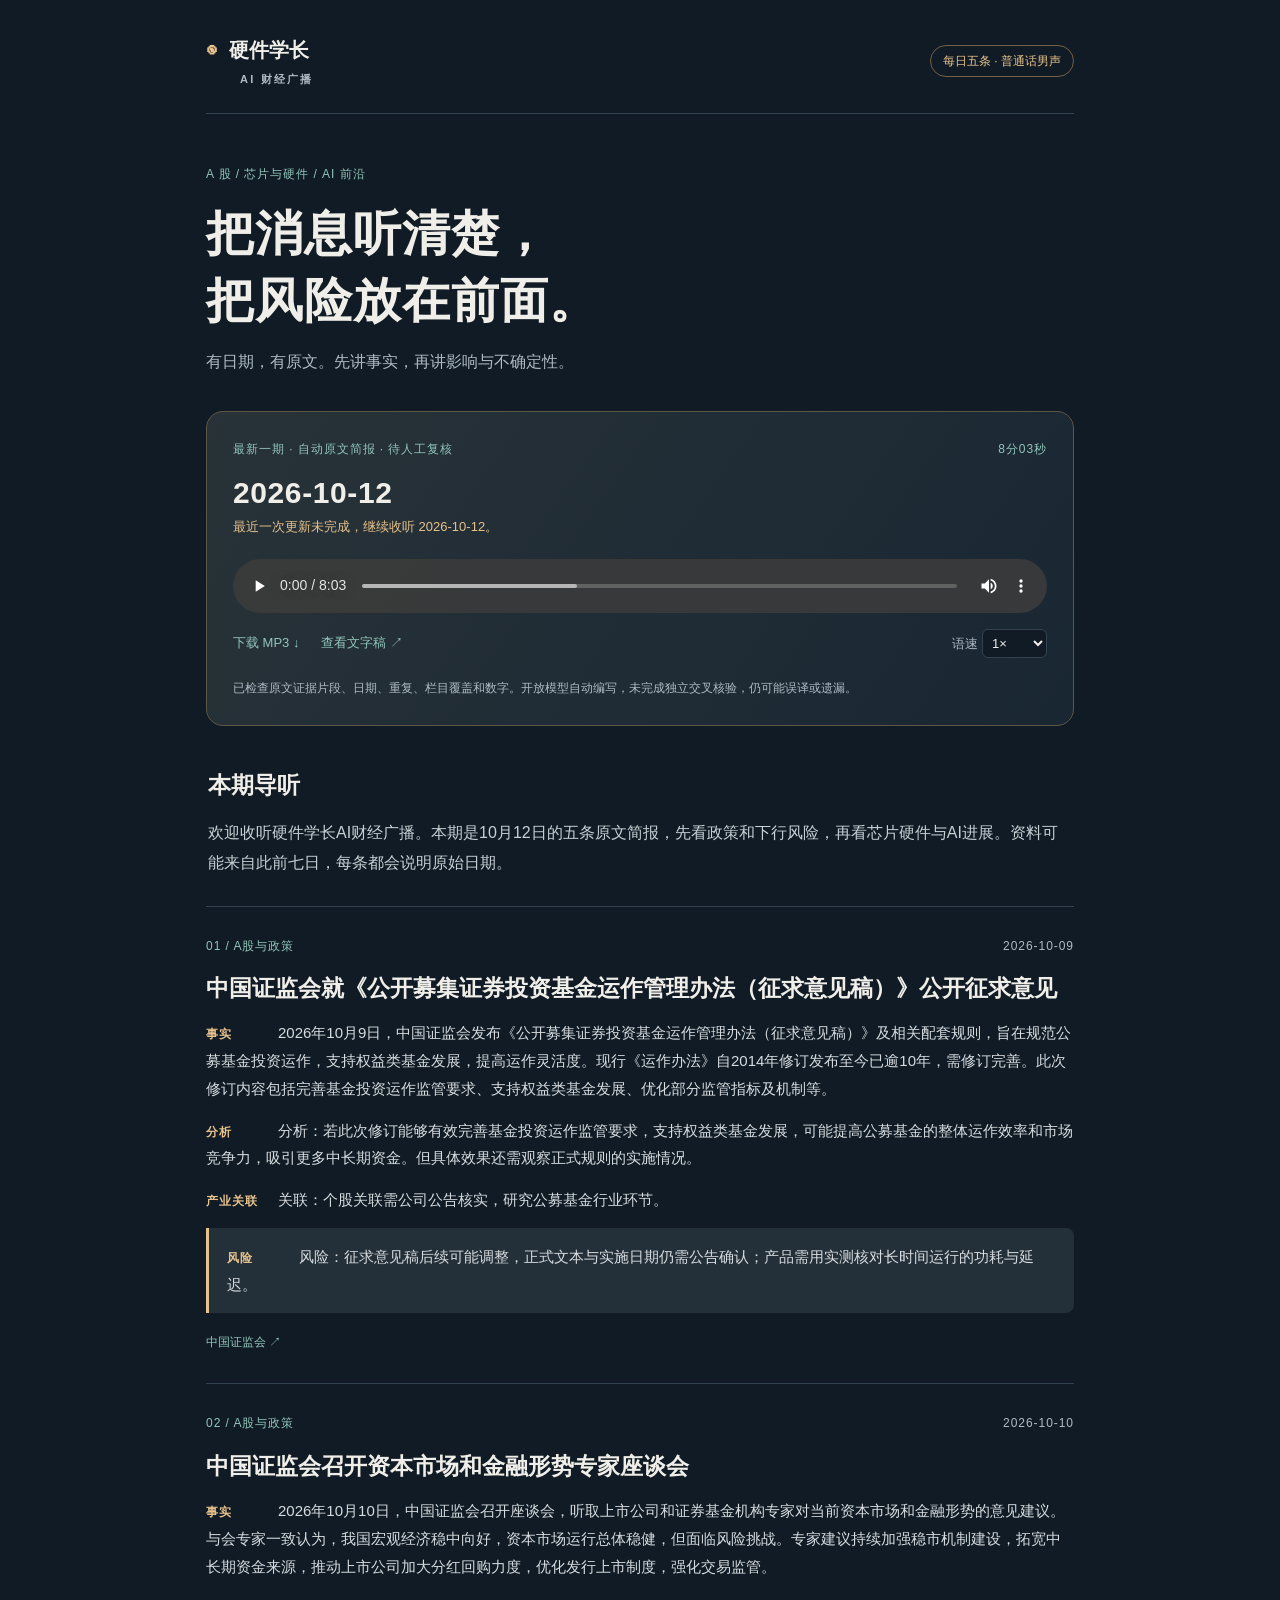
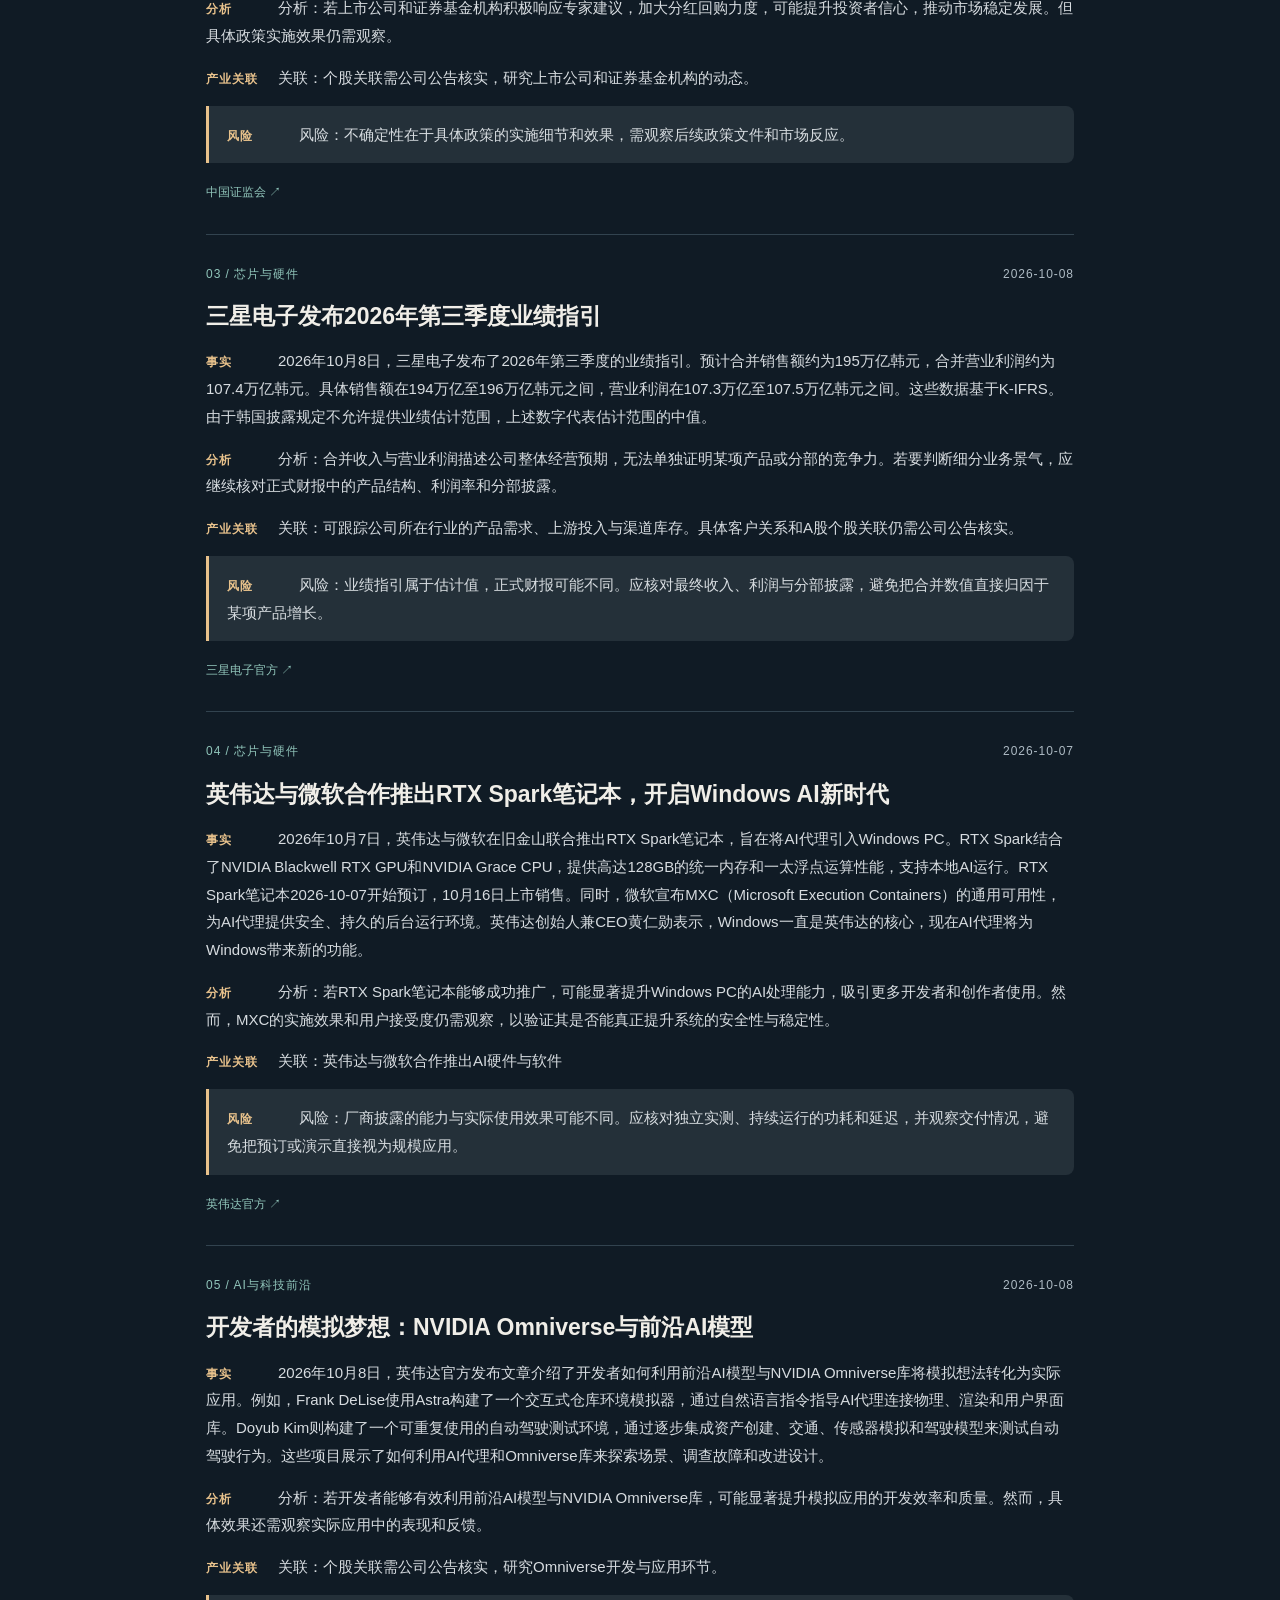
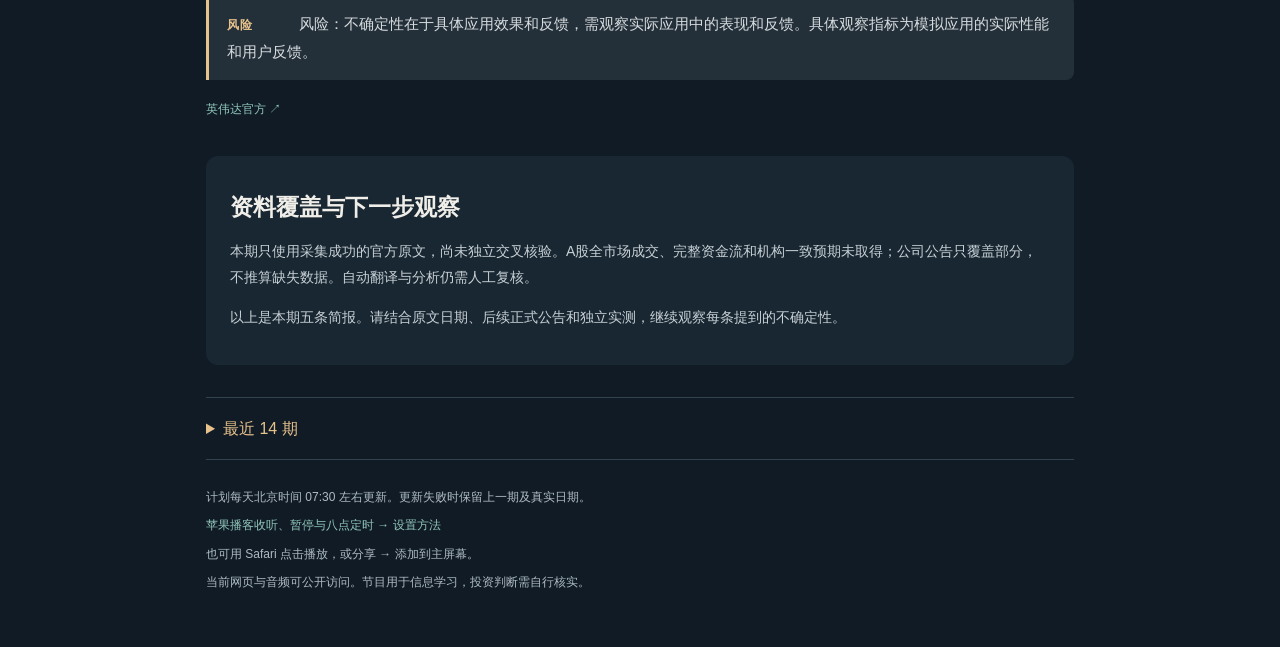
<file: site/index.html>
<!doctype html>
<html lang="zh-CN"><head><meta charset="utf-8"><meta name="viewport" content="width=device-width, initial-scale=1, viewport-fit=cover"><meta name="theme-color" content="#101b25"><meta name="apple-mobile-web-app-capable" content="yes"><title>硬件学长 · AI财经广播</title><link rel="icon" href="icon.svg" type="image/svg+xml"><link rel="manifest" href="manifest.webmanifest"><link rel="stylesheet" href="style.css"></head>
<body><main><header><a class="brand" href="./"><span class="mark">◉</span> 硬件学长<span class="small">AI 财经广播</span></a><span class="pill">每日五条 · 普通话男声</span></header>
<section class="hero"><div class="eyebrow">A 股 / 芯片与硬件 / AI 前沿</div><h1>把消息听清楚，<br>把风险放在前面。</h1><p class="lead">有日期，有原文。先讲事实，再讲影响与不确定性。</p></section>
<section class="player"><div class="eyebrow"><span>最新一期 · 自动原文简报 · 待人工复核</span><span>8分03秒</span></div><h2 id="episode-date">2026-10-12</h2><p id="freshness" role="status">以本期日期为准</p><audio id="radio" controls preload="metadata" playsinline src="audio/2026-10-12-4e68185da0.mp3">浏览器不支持播放，请下载音频。</audio><div class="play-actions"><a href="audio/2026-10-12-4e68185da0.mp3" download>下载 MP3 ↓</a><a href="transcripts/2026-10-12-4e68185da0.md">查看文字稿 ↗</a><label>语速 <select id="speed" aria-label="播放语速"><option value="0.85">0.85×</option><option value="1" selected>1×</option><option value="1.15">1.15×</option><option value="1.3">1.3×</option></select></label></div><p class="quiet">已检查原文证据片段、日期、重复、栏目覆盖和数字。开放模型自动编写，未完成独立交叉核验，仍可能误译或遗漏。</p></section>
<section class="opening"><h2>本期导听</h2><p>欢迎收听硬件学长AI财经广播。本期是10月12日的五条原文简报，先看政策和下行风险，再看芯片硬件与AI进展。资料可能来自此前七日，每条都会说明原始日期。</p></section><div class="stories"><article><div class="eyebrow"><span>01 / A股与政策</span><time>2026-10-09</time></div><h2>中国证监会就《公开募集证券投资基金运作管理办法（征求意见稿）》公开征求意见</h2><p><b>事实</b>2026年10月9日，中国证监会发布《公开募集证券投资基金运作管理办法（征求意见稿）》及相关配套规则，旨在规范公募基金投资运作，支持权益类基金发展，提高运作灵活度。现行《运作办法》自2014年修订发布至今已逾10年，需修订完善。此次修订内容包括完善基金投资运作监管要求、支持权益类基金发展、优化部分监管指标及机制等。</p><p><b>分析</b>分析：若此次修订能够有效完善基金投资运作监管要求，支持权益类基金发展，可能提高公募基金的整体运作效率和市场竞争力，吸引更多中长期资金。但具体效果还需观察正式规则的实施情况。</p><p><b>产业关联</b>关联：个股关联需公司公告核实，研究公募基金行业环节。</p><p><b>风险</b>风险：征求意见稿后续可能调整，正式文本与实施日期仍需公告确认；产品需用实测核对长时间运行的功耗与延迟。</p><div class="sources"><a href="https://www.csrc.gov.cn/csrc/c100028/c7663393/content.shtml" target="_blank" rel="noopener noreferrer">中国证监会 ↗</a></div></article><article><div class="eyebrow"><span>02 / A股与政策</span><time>2026-10-10</time></div><h2>中国证监会召开资本市场和金融形势专家座谈会</h2><p><b>事实</b>2026年10月10日，中国证监会召开座谈会，听取上市公司和证券基金机构专家对当前资本市场和金融形势的意见建议。与会专家一致认为，我国宏观经济稳中向好，资本市场运行总体稳健，但面临风险挑战。专家建议持续加强稳市机制建设，拓宽中长期资金来源，推动上市公司加大分红回购力度，优化发行上市制度，强化交易监管。</p><p><b>分析</b>分析：若上市公司和证券基金机构积极响应专家建议，加大分红回购力度，可能提升投资者信心，推动市场稳定发展。但具体政策实施效果仍需观察。</p><p><b>产业关联</b>关联：个股关联需公司公告核实，研究上市公司和证券基金机构的动态。</p><p><b>风险</b>风险：不确定性在于具体政策的实施细节和效果，需观察后续政策文件和市场反应。</p><div class="sources"><a href="https://www.csrc.gov.cn/csrc/c100028/c7663814/content.shtml" target="_blank" rel="noopener noreferrer">中国证监会 ↗</a></div></article><article><div class="eyebrow"><span>03 / 芯片与硬件</span><time>2026-10-08</time></div><h2>三星电子发布2026年第三季度业绩指引</h2><p><b>事实</b>2026年10月8日，三星电子发布了2026年第三季度的业绩指引。预计合并销售额约为195万亿韩元，合并营业利润约为107.4万亿韩元。具体销售额在194万亿至196万亿韩元之间，营业利润在107.3万亿至107.5万亿韩元之间。这些数据基于K-IFRS。由于韩国披露规定不允许提供业绩估计范围，上述数字代表估计范围的中值。</p><p><b>分析</b>分析：合并收入与营业利润描述公司整体经营预期，无法单独证明某项产品或分部的竞争力。若要判断细分业务景气，应继续核对正式财报中的产品结构、利润率和分部披露。</p><p><b>产业关联</b>关联：可跟踪公司所在行业的产品需求、上游投入与渠道库存。具体客户关系和A股个股关联仍需公司公告核实。</p><p><b>风险</b>风险：业绩指引属于估计值，正式财报可能不同。应核对最终收入、利润与分部披露，避免把合并数值直接归因于某项产品增长。</p><div class="sources"><a href="https://news.samsung.com/global/samsung-electronics-announces-earnings-guidance-for-third-quarter-2026" target="_blank" rel="noopener noreferrer">三星电子官方 ↗</a></div></article><article><div class="eyebrow"><span>04 / 芯片与硬件</span><time>2026-10-07</time></div><h2>英伟达与微软合作推出RTX Spark笔记本，开启Windows AI新时代</h2><p><b>事实</b>2026年10月7日，英伟达与微软在旧金山联合推出RTX Spark笔记本，旨在将AI代理引入Windows PC。RTX Spark结合了NVIDIA Blackwell RTX GPU和NVIDIA Grace CPU，提供高达128GB的统一内存和一太浮点运算性能，支持本地AI运行。RTX Spark笔记本2026-10-07开始预订，10月16日上市销售。同时，微软宣布MXC（Microsoft Execution Containers）的通用可用性，为AI代理提供安全、持久的后台运行环境。英伟达创始人兼CEO黄仁勋表示，Windows一直是英伟达的核心，现在AI代理将为Windows带来新的功能。</p><p><b>分析</b>分析：若RTX Spark笔记本能够成功推广，可能显著提升Windows PC的AI处理能力，吸引更多开发者和创作者使用。然而，MXC的实施效果和用户接受度仍需观察，以验证其是否能真正提升系统的安全性与稳定性。</p><p><b>产业关联</b>关联：英伟达与微软合作推出AI硬件与软件</p><p><b>风险</b>风险：厂商披露的能力与实际使用效果可能不同。应核对独立实测、持续运行的功耗和延迟，并观察交付情况，避免把预订或演示直接视为规模应用。</p><div class="sources"><a href="https://blogs.nvidia.com/blog/local-ai-rtx-spark-microsoft-windows-event/" target="_blank" rel="noopener noreferrer">英伟达官方 ↗</a></div></article><article><div class="eyebrow"><span>05 / AI与科技前沿</span><time>2026-10-08</time></div><h2>开发者的模拟梦想：NVIDIA Omniverse与前沿AI模型</h2><p><b>事实</b>2026年10月8日，英伟达官方发布文章介绍了开发者如何利用前沿AI模型与NVIDIA Omniverse库将模拟想法转化为实际应用。例如，Frank DeLise使用Astra构建了一个交互式仓库环境模拟器，通过自然语言指令指导AI代理连接物理、渲染和用户界面库。Doyub Kim则构建了一个可重复使用的自动驾驶测试环境，通过逐步集成资产创建、交通、传感器模拟和驾驶模型来测试自动驾驶行为。这些项目展示了如何利用AI代理和Omniverse库来探索场景、调查故障和改进设计。</p><p><b>分析</b>分析：若开发者能够有效利用前沿AI模型与NVIDIA Omniverse库，可能显著提升模拟应用的开发效率和质量。然而，具体效果还需观察实际应用中的表现和反馈。</p><p><b>产业关联</b>关联：个股关联需公司公告核实，研究Omniverse开发与应用环节。</p><p><b>风险</b>风险：不确定性在于具体应用效果和反馈，需观察实际应用中的表现和反馈。具体观察指标为模拟应用的实际性能和用户反馈。</p><div class="sources"><a href="https://blogs.nvidia.com/blog/developers-simulations-frontier-ai-agents/" target="_blank" rel="noopener noreferrer">英伟达官方 ↗</a></div></article></div>
<section class="coverage"><h2>资料覆盖与下一步观察</h2><p>本期只使用采集成功的官方原文，尚未独立交叉核验。A股全市场成交、完整资金流和机构一致预期未取得；公司公告只覆盖部分，不推算缺失数据。自动翻译与分析仍需人工复核。</p><p>以上是本期五条简报。请结合原文日期、后续正式公告和独立实测，继续观察每条提到的不确定性。</p></section>
<details class="archive"><summary>最近 14 期</summary><ul><li><a href="editions/2026-10-12-4e68185da0.html">2026-10-12 · 自动原文简报 · 待人工复核</a></li><li><a href="editions/2026-10-11-529abd3c64.html">2026-10-11 · 首期 · 周末观察</a></li></ul></details>
<footer><p>计划每天北京时间 07:30 左右更新。更新失败时保留上一期及真实日期。</p><p><a href="shortcuts.html">苹果播客收听、暂停与八点定时 → 设置方法</a></p><p>也可用 Safari 点击播放，或分享 → 添加到主屏幕。</p><p>当前网页与音频可公开访问。节目用于信息学习，投资判断需自行核实。</p></footer></main><script src="player.js"></script></body></html>
</file>
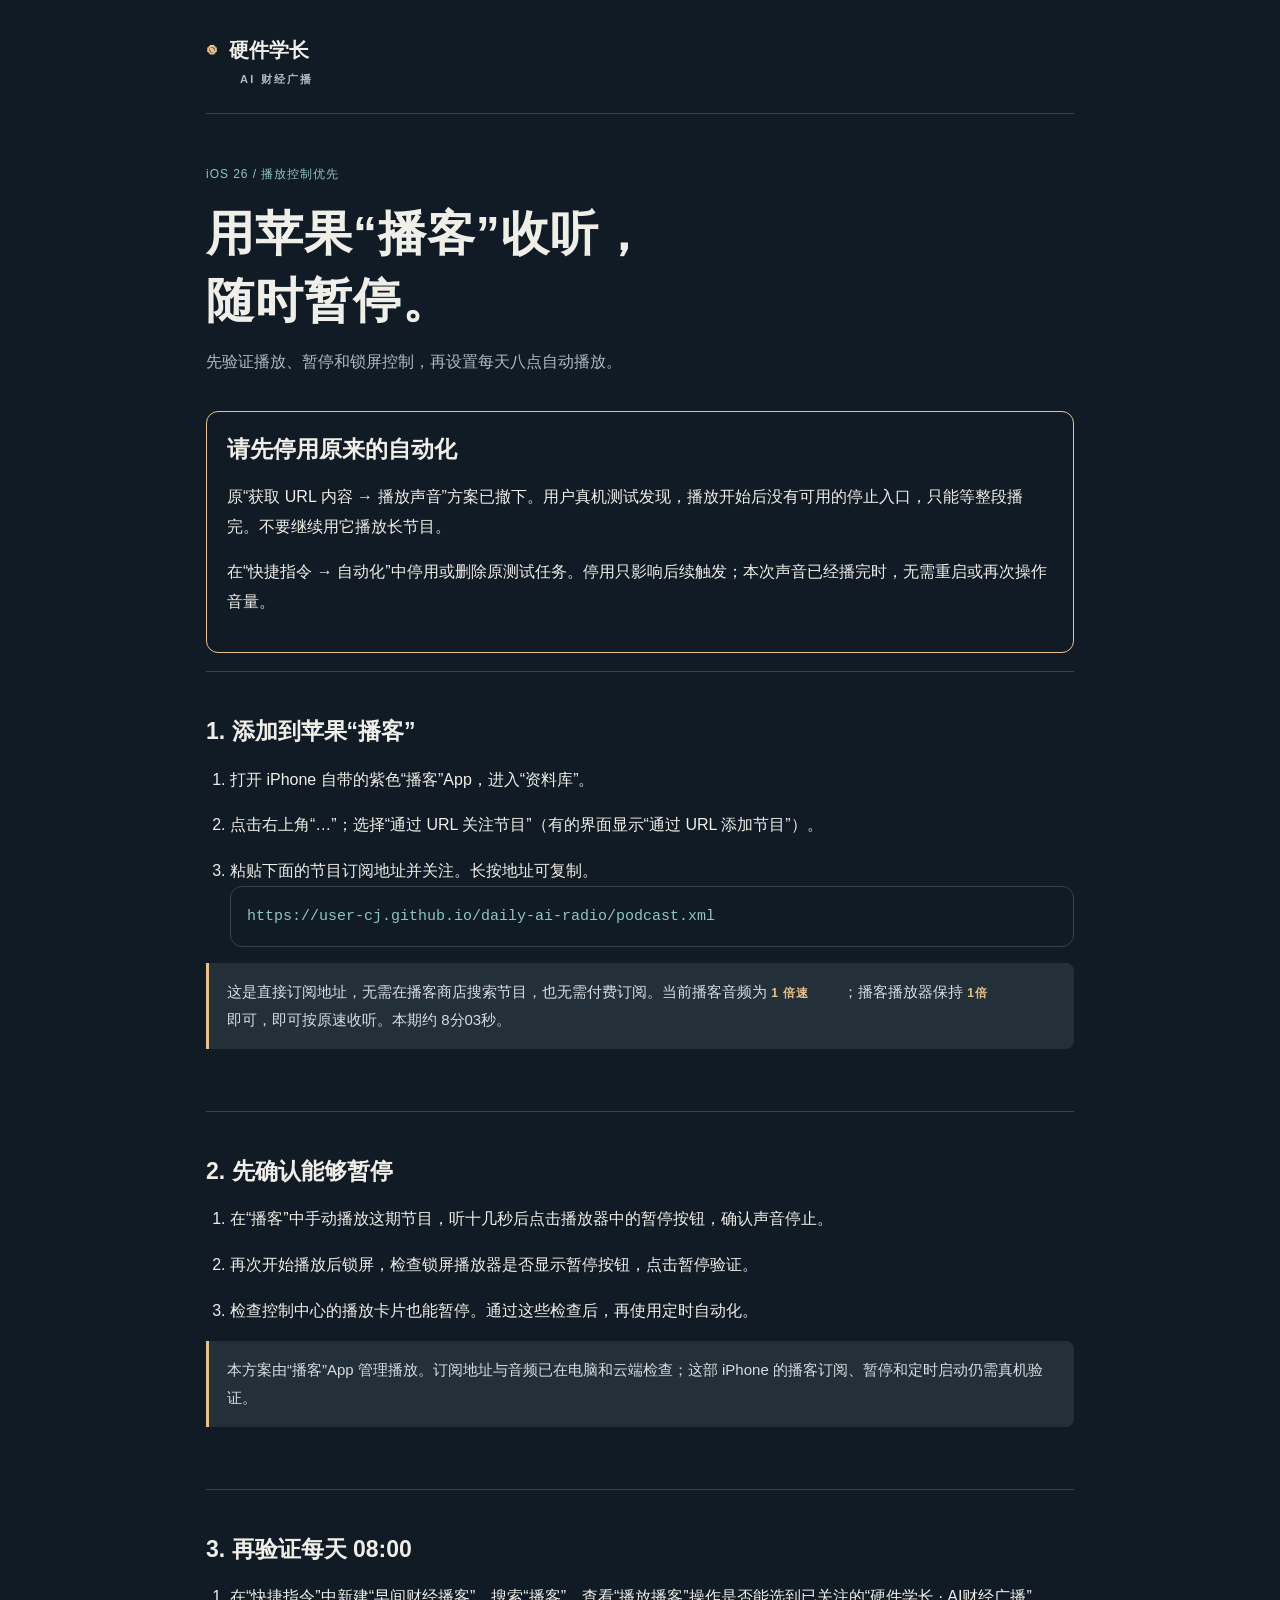
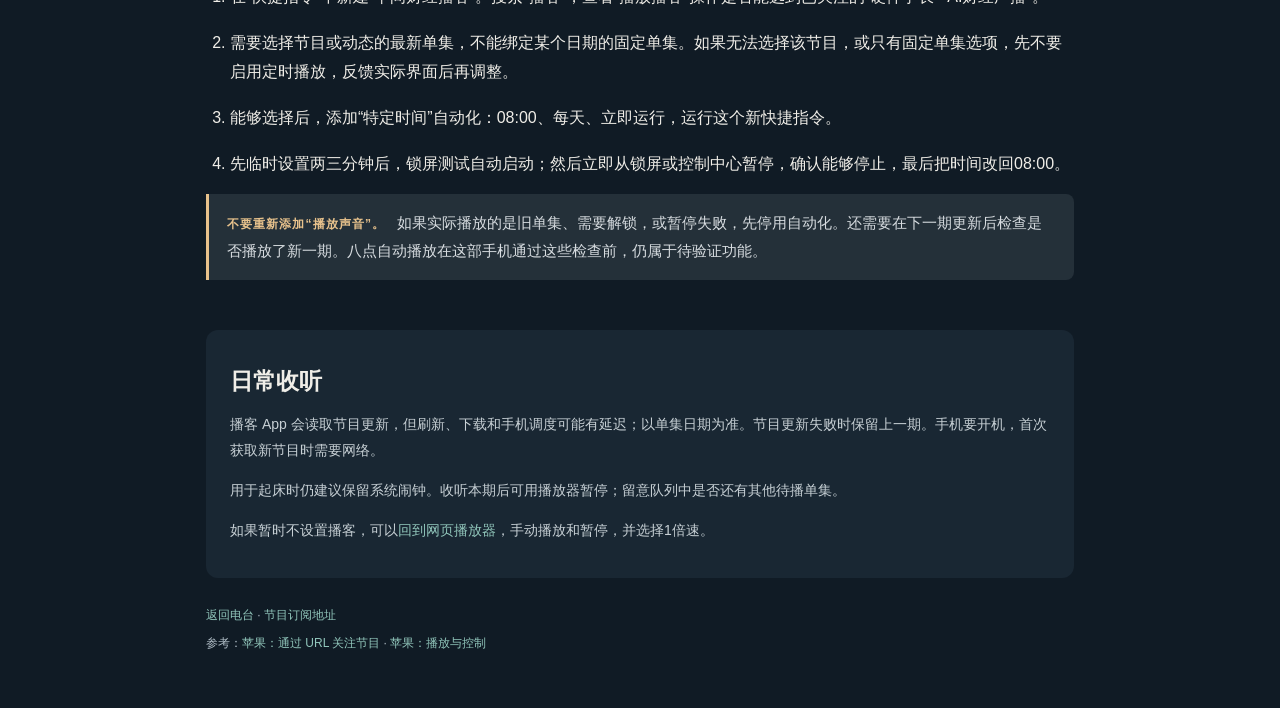
<file: site/shortcuts.html>
<!doctype html>
<html lang="zh-CN">
<head><meta charset="utf-8"><meta name="viewport" content="width=device-width, initial-scale=1, viewport-fit=cover"><meta name="theme-color" content="#101b25"><title>苹果播客收听与暂停 · 硬件学长</title><link rel="icon" href="icon.svg" type="image/svg+xml"><link rel="stylesheet" href="style.css"><style>ol{padding-left:1.5em}li{margin:16px 0}code{overflow-wrap:anywhere;color:var(--mint)}.address{display:block;padding:16px;border:1px solid var(--line);border-radius:12px;font-size:15px;user-select:all}h1{font-size:clamp(30px,6vw,48px)}article{margin-top:18px}.notice{border:1px solid var(--accent);padding:20px;border-radius:12px}.notice h2{margin-top:0}</style></head>
<body><main>
<header><a class="brand" href="./"><span class="mark">◉</span> 硬件学长<span class="small">AI 财经广播</span></a></header>
<section class="hero"><div class="eyebrow">iOS 26 / 播放控制优先</div><h1>用苹果“播客”收听，<br>随时暂停。</h1><p class="lead">先验证播放、暂停和锁屏控制，再设置每天八点自动播放。</p></section>
<section class="notice"><h2>请先停用原来的自动化</h2><p>原“获取 URL 内容 → 播放声音”方案已撤下。用户真机测试发现，播放开始后没有可用的停止入口，只能等整段播完。不要继续用它播放长节目。</p><p>在“快捷指令 → 自动化”中停用或删除原测试任务。停用只影响后续触发；本次声音已经播完时，无需重启或再次操作音量。</p></section>
<article><h2>1. 添加到苹果“播客”</h2><ol><li>打开 iPhone 自带的紫色“播客”App，进入“资料库”。</li><li>点击右上角“…”；选择“通过 URL 关注节目”（有的界面显示“通过 URL 添加节目”）。</li><li>粘贴下面的节目订阅地址并关注。长按地址可复制。<code class="address">https://user-cj.github.io/daily-ai-radio/podcast.xml</code></li></ol><p>这是直接订阅地址，无需在播客商店搜索节目，也无需付费订阅。当前播客音频为 <b>1 倍速</b>；播客播放器保持 <b>1倍</b> 即可，即可按原速收听。本期约 8分03秒。</p></article>
<article><h2>2. 先确认能够暂停</h2><ol><li>在“播客”中手动播放这期节目，听十几秒后点击播放器中的暂停按钮，确认声音停止。</li><li>再次开始播放后锁屏，检查锁屏播放器是否显示暂停按钮，点击暂停验证。</li><li>检查控制中心的播放卡片也能暂停。通过这些检查后，再使用定时自动化。</li></ol><p>本方案由“播客”App 管理播放。订阅地址与音频已在电脑和云端检查；这部 iPhone 的播客订阅、暂停和定时启动仍需真机验证。</p></article>
<article><h2>3. 再验证每天 08:00</h2><ol><li>在“快捷指令”中新建“早间财经播客”。搜索“播客”，查看“播放播客”操作是否能选到已关注的“硬件学长 · AI财经广播”。</li><li>需要选择节目或动态的最新单集，不能绑定某个日期的固定单集。如果无法选择该节目，或只有固定单集选项，先不要启用定时播放，反馈实际界面后再调整。</li><li>能够选择后，添加“特定时间”自动化：08:00、每天、立即运行，运行这个新快捷指令。</li><li>先临时设置两三分钟后，锁屏测试自动启动；然后立即从锁屏或控制中心暂停，确认能够停止，最后把时间改回08:00。</li></ol><p><b>不要重新添加“播放声音”。</b>如果实际播放的是旧单集、需要解锁，或暂停失败，先停用自动化。还需要在下一期更新后检查是否播放了新一期。八点自动播放在这部手机通过这些检查前，仍属于待验证功能。</p></article>
<section class="coverage"><h2>日常收听</h2><p>播客 App 会读取节目更新，但刷新、下载和手机调度可能有延迟；以单集日期为准。节目更新失败时保留上一期。手机要开机，首次获取新节目时需要网络。</p><p>用于起床时仍建议保留系统闹钟。收听本期后可用播放器暂停；留意队列中是否还有其他待播单集。</p><p>如果暂时不设置播客，可以<a href="./">回到网页播放器</a>，手动播放和暂停，并选择1倍速。</p></section>
<footer><p><a href="./">返回电台</a> · <a href="podcast.xml">节目订阅地址</a></p><p>参考：<a href="https://podcasters.apple.com/zh-cn/support/5108-how-apple-podcasts-distributes-your-shows-to-listeners" target="_blank" rel="noopener noreferrer">苹果：通过 URL 关注节目</a> · <a href="https://support.apple.com/zh-cn/118668" target="_blank" rel="noopener noreferrer">苹果：播放与控制</a></p></footer>
</main></body></html>
</file>
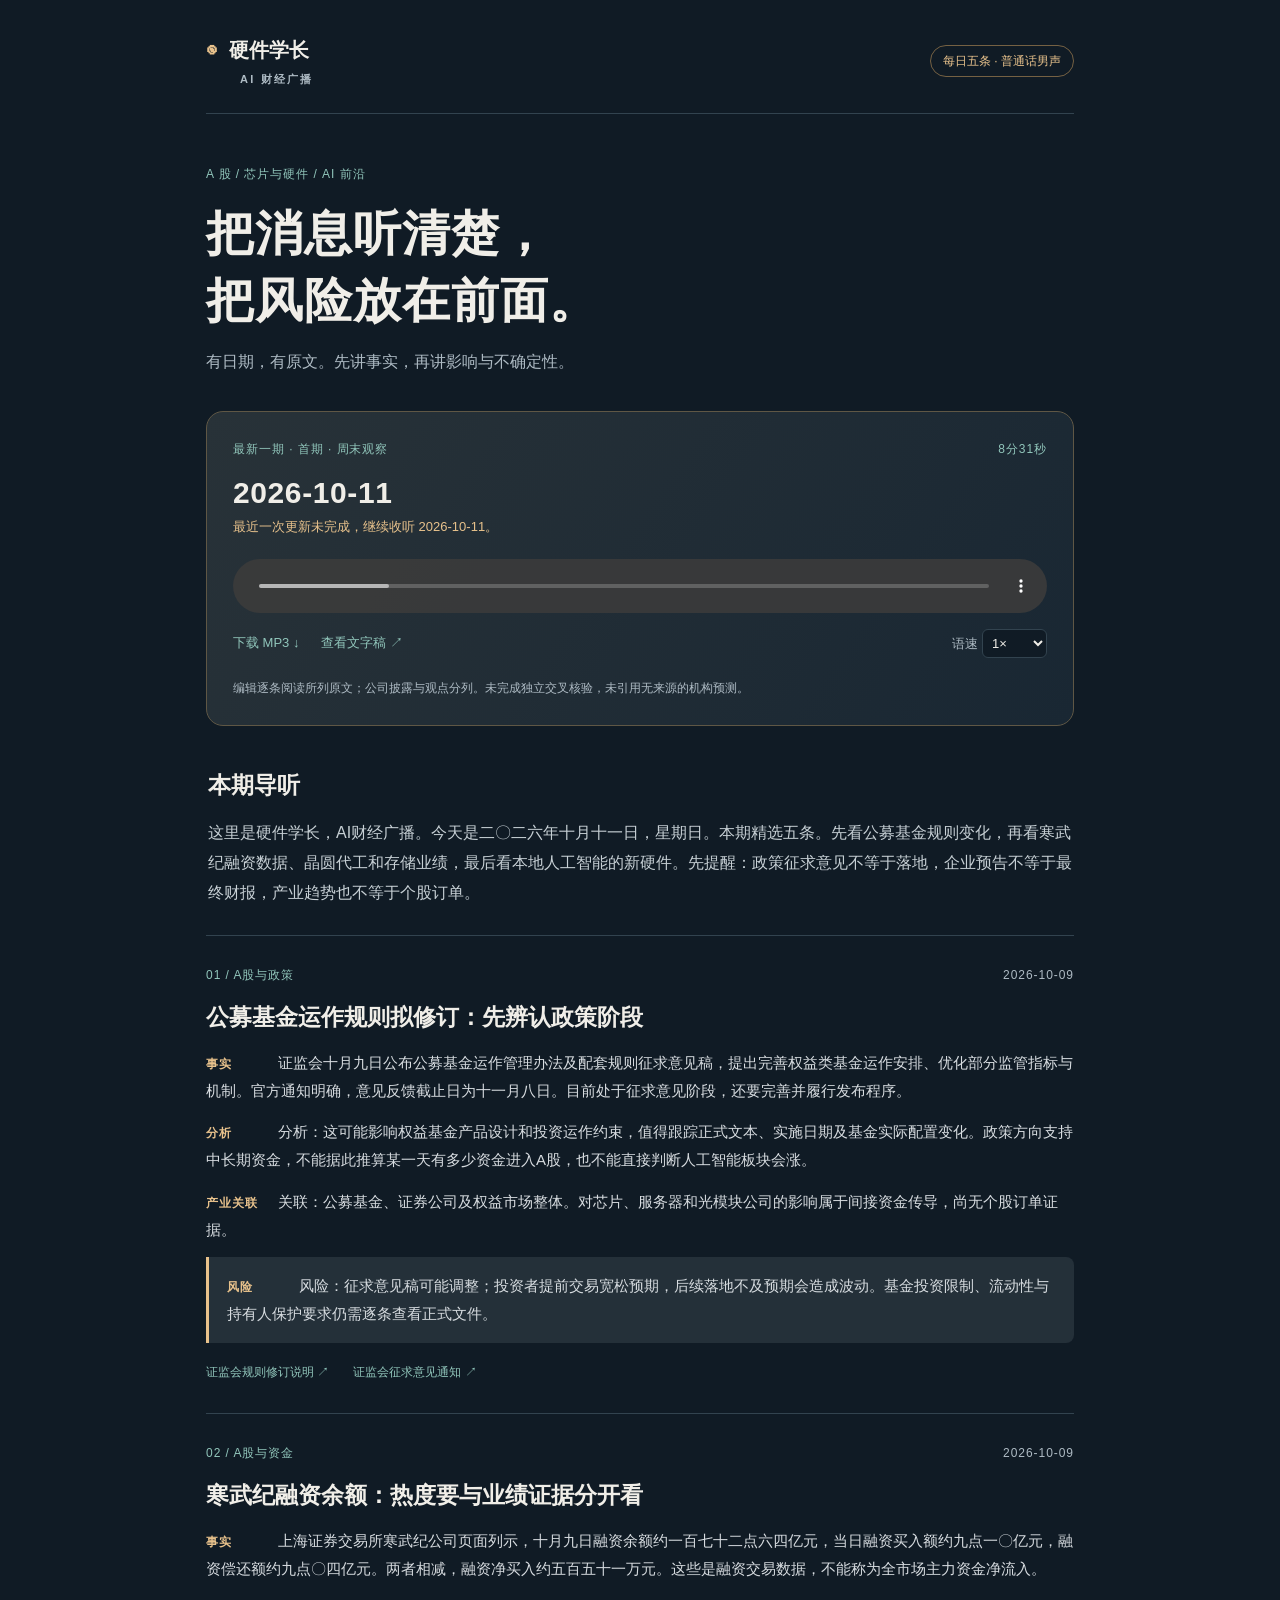
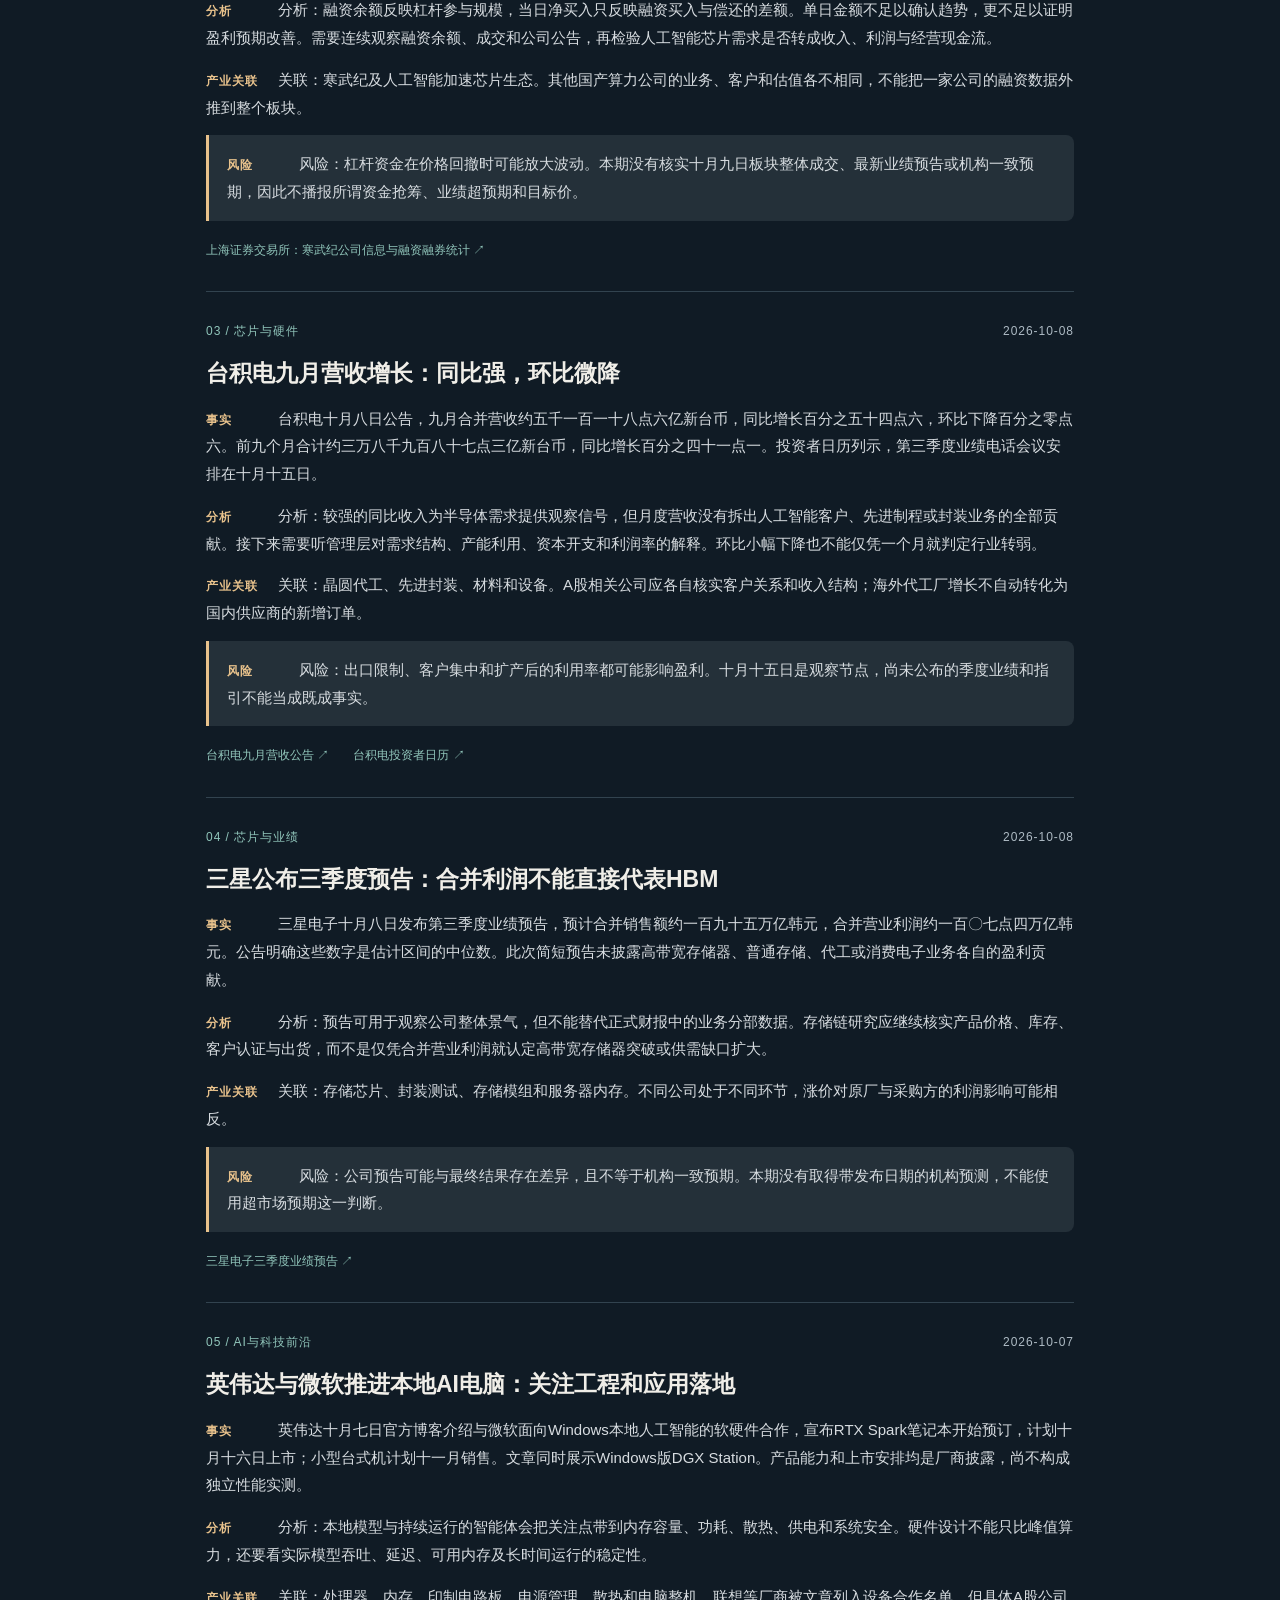
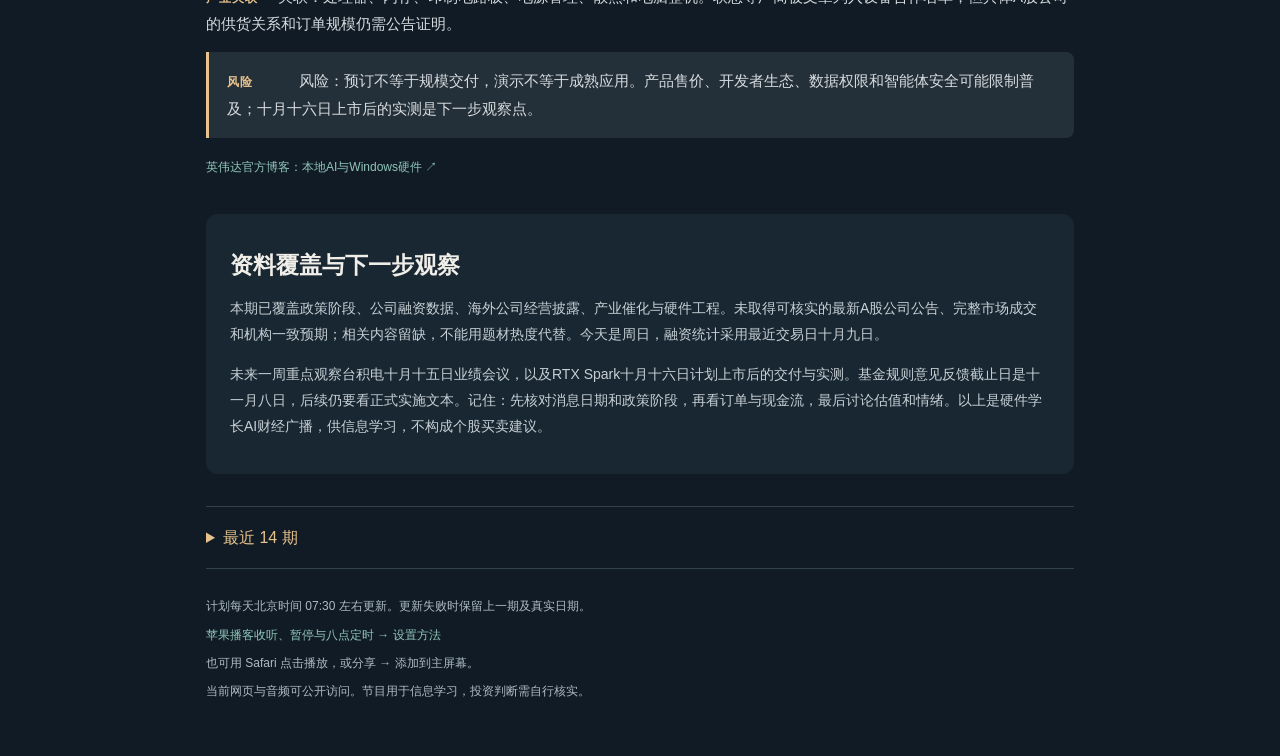
<file: site/editions/2026-10-11-529abd3c64.html>
<!doctype html>
<html lang="zh-CN"><head><base href="../"><meta charset="utf-8"><meta name="viewport" content="width=device-width, initial-scale=1, viewport-fit=cover"><meta name="theme-color" content="#101b25"><meta name="apple-mobile-web-app-capable" content="yes"><title>硬件学长 · AI财经广播</title><link rel="icon" href="icon.svg" type="image/svg+xml"><link rel="manifest" href="manifest.webmanifest"><link rel="stylesheet" href="style.css"></head>
<body><main><header><a class="brand" href="./"><span class="mark">◉</span> 硬件学长<span class="small">AI 财经广播</span></a><span class="pill">每日五条 · 普通话男声</span></header>
<section class="hero"><div class="eyebrow">A 股 / 芯片与硬件 / AI 前沿</div><h1>把消息听清楚，<br>把风险放在前面。</h1><p class="lead">有日期，有原文。先讲事实，再讲影响与不确定性。</p></section>
<section class="player"><div class="eyebrow"><span>最新一期 · 首期 · 周末观察</span><span>8分31秒</span></div><h2 id="episode-date">2026-10-11</h2><p id="freshness" role="status">以本期日期为准</p><audio id="radio" controls preload="metadata" playsinline src="audio/2026-10-11-529abd3c64.mp3">浏览器不支持播放，请下载音频。</audio><div class="play-actions"><a href="audio/2026-10-11-529abd3c64.mp3" download>下载 MP3 ↓</a><a href="transcripts/2026-10-11-529abd3c64.md">查看文字稿 ↗</a><label>语速 <select id="speed" aria-label="播放语速"><option value="0.85">0.85×</option><option value="1" selected>1×</option><option value="1.15">1.15×</option><option value="1.3">1.3×</option></select></label></div><p class="quiet">编辑逐条阅读所列原文；公司披露与观点分列。未完成独立交叉核验，未引用无来源的机构预测。</p></section>
<section class="opening"><h2>本期导听</h2><p>这里是硬件学长，AI财经广播。今天是二〇二六年十月十一日，星期日。本期精选五条。先看公募基金规则变化，再看寒武纪融资数据、晶圆代工和存储业绩，最后看本地人工智能的新硬件。先提醒：政策征求意见不等于落地，企业预告不等于最终财报，产业趋势也不等于个股订单。</p></section><div class="stories"><article><div class="eyebrow"><span>01 / A股与政策</span><time>2026-10-09</time></div><h2>公募基金运作规则拟修订：先辨认政策阶段</h2><p><b>事实</b>证监会十月九日公布公募基金运作管理办法及配套规则征求意见稿，提出完善权益类基金运作安排、优化部分监管指标与机制。官方通知明确，意见反馈截止日为十一月八日。目前处于征求意见阶段，还要完善并履行发布程序。</p><p><b>分析</b>分析：这可能影响权益基金产品设计和投资运作约束，值得跟踪正式文本、实施日期及基金实际配置变化。政策方向支持中长期资金，不能据此推算某一天有多少资金进入A股，也不能直接判断人工智能板块会涨。</p><p><b>产业关联</b>关联：公募基金、证券公司及权益市场整体。对芯片、服务器和光模块公司的影响属于间接资金传导，尚无个股订单证据。</p><p><b>风险</b>风险：征求意见稿可能调整；投资者提前交易宽松预期，后续落地不及预期会造成波动。基金投资限制、流动性与持有人保护要求仍需逐条查看正式文件。</p><div class="sources"><a href="https://www.csrc.gov.cn/csrc/c100028/c7663393/content.shtml" target="_blank" rel="noopener noreferrer">证监会规则修订说明 ↗</a><a href="https://www.csrc.gov.cn/csrc/c101981/c7663407/content.shtml" target="_blank" rel="noopener noreferrer">证监会征求意见通知 ↗</a></div></article><article><div class="eyebrow"><span>02 / A股与资金</span><time>2026-10-09</time></div><h2>寒武纪融资余额：热度要与业绩证据分开看</h2><p><b>事实</b>上海证券交易所寒武纪公司页面列示，十月九日融资余额约一百七十二点六四亿元，当日融资买入额约九点一〇亿元，融资偿还额约九点〇四亿元。两者相减，融资净买入约五百五十一万元。这些是融资交易数据，不能称为全市场主力资金净流入。</p><p><b>分析</b>分析：融资余额反映杠杆参与规模，当日净买入只反映融资买入与偿还的差额。单日金额不足以确认趋势，更不足以证明盈利预期改善。需要连续观察融资余额、成交和公司公告，再检验人工智能芯片需求是否转成收入、利润与经营现金流。</p><p><b>产业关联</b>关联：寒武纪及人工智能加速芯片生态。其他国产算力公司的业务、客户和估值各不相同，不能把一家公司的融资数据外推到整个板块。</p><p><b>风险</b>风险：杠杆资金在价格回撤时可能放大波动。本期没有核实十月九日板块整体成交、最新业绩预告或机构一致预期，因此不播报所谓资金抢筹、业绩超预期和目标价。</p><div class="sources"><a href="https://www.sse.com.cn/assortment/stock/list/info/company/index.shtml?COMPANY_CODE=688256" target="_blank" rel="noopener noreferrer">上海证券交易所：寒武纪公司信息与融资融券统计 ↗</a></div></article><article><div class="eyebrow"><span>03 / 芯片与硬件</span><time>2026-10-08</time></div><h2>台积电九月营收增长：同比强，环比微降</h2><p><b>事实</b>台积电十月八日公告，九月合并营收约五千一百一十八点六亿新台币，同比增长百分之五十四点六，环比下降百分之零点六。前九个月合计约三万八千九百八十七点三亿新台币，同比增长百分之四十一点一。投资者日历列示，第三季度业绩电话会议安排在十月十五日。</p><p><b>分析</b>分析：较强的同比收入为半导体需求提供观察信号，但月度营收没有拆出人工智能客户、先进制程或封装业务的全部贡献。接下来需要听管理层对需求结构、产能利用、资本开支和利润率的解释。环比小幅下降也不能仅凭一个月就判定行业转弱。</p><p><b>产业关联</b>关联：晶圆代工、先进封装、材料和设备。A股相关公司应各自核实客户关系和收入结构；海外代工厂增长不自动转化为国内供应商的新增订单。</p><p><b>风险</b>风险：出口限制、客户集中和扩产后的利用率都可能影响盈利。十月十五日是观察节点，尚未公布的季度业绩和指引不能当成既成事实。</p><div class="sources"><a href="https://pr.tsmc.com/english/news/3343" target="_blank" rel="noopener noreferrer">台积电九月营收公告 ↗</a><a href="https://investor.cld.tsmc.com/english/financial-calendar" target="_blank" rel="noopener noreferrer">台积电投资者日历 ↗</a></div></article><article><div class="eyebrow"><span>04 / 芯片与业绩</span><time>2026-10-08</time></div><h2>三星公布三季度预告：合并利润不能直接代表HBM</h2><p><b>事实</b>三星电子十月八日发布第三季度业绩预告，预计合并销售额约一百九十五万亿韩元，合并营业利润约一百〇七点四万亿韩元。公告明确这些数字是估计区间的中位数。此次简短预告未披露高带宽存储器、普通存储、代工或消费电子业务各自的盈利贡献。</p><p><b>分析</b>分析：预告可用于观察公司整体景气，但不能替代正式财报中的业务分部数据。存储链研究应继续核实产品价格、库存、客户认证与出货，而不是仅凭合并营业利润就认定高带宽存储器突破或供需缺口扩大。</p><p><b>产业关联</b>关联：存储芯片、封装测试、存储模组和服务器内存。不同公司处于不同环节，涨价对原厂与采购方的利润影响可能相反。</p><p><b>风险</b>风险：公司预告可能与最终结果存在差异，且不等于机构一致预期。本期没有取得带发布日期的机构预测，不能使用超市场预期这一判断。</p><div class="sources"><a href="https://news.samsung.com/global/samsung-electronics-announces-earnings-guidance-for-third-quarter-2026" target="_blank" rel="noopener noreferrer">三星电子三季度业绩预告 ↗</a></div></article><article><div class="eyebrow"><span>05 / AI与科技前沿</span><time>2026-10-07</time></div><h2>英伟达与微软推进本地AI电脑：关注工程和应用落地</h2><p><b>事实</b>英伟达十月七日官方博客介绍与微软面向Windows本地人工智能的软硬件合作，宣布RTX Spark笔记本开始预订，计划十月十六日上市；小型台式机计划十一月销售。文章同时展示Windows版DGX Station。产品能力和上市安排均是厂商披露，尚不构成独立性能实测。</p><p><b>分析</b>分析：本地模型与持续运行的智能体会把关注点带到内存容量、功耗、散热、供电和系统安全。硬件设计不能只比峰值算力，还要看实际模型吞吐、延迟、可用内存及长时间运行的稳定性。</p><p><b>产业关联</b>关联：处理器、内存、印制电路板、电源管理、散热和电脑整机。联想等厂商被文章列入设备合作名单，但具体A股公司的供货关系和订单规模仍需公告证明。</p><p><b>风险</b>风险：预订不等于规模交付，演示不等于成熟应用。产品售价、开发者生态、数据权限和智能体安全可能限制普及；十月十六日上市后的实测是下一步观察点。</p><div class="sources"><a href="https://blogs.nvidia.com/blog/local-ai-rtx-spark-microsoft-windows-event/" target="_blank" rel="noopener noreferrer">英伟达官方博客：本地AI与Windows硬件 ↗</a></div></article></div>
<section class="coverage"><h2>资料覆盖与下一步观察</h2><p>本期已覆盖政策阶段、公司融资数据、海外公司经营披露、产业催化与硬件工程。未取得可核实的最新A股公司公告、完整市场成交和机构一致预期；相关内容留缺，不能用题材热度代替。今天是周日，融资统计采用最近交易日十月九日。</p><p>未来一周重点观察台积电十月十五日业绩会议，以及RTX Spark十月十六日计划上市后的交付与实测。基金规则意见反馈截止日是十一月八日，后续仍要看正式实施文本。记住：先核对消息日期和政策阶段，再看订单与现金流，最后讨论估值和情绪。以上是硬件学长AI财经广播，供信息学习，不构成个股买卖建议。</p></section>
<details class="archive"><summary>最近 14 期</summary><ul><li><a href="editions/2026-10-12-4e68185da0.html">2026-10-12 · 自动原文简报 · 待人工复核</a></li><li><a href="editions/2026-10-11-529abd3c64.html">2026-10-11 · 首期 · 周末观察</a></li></ul></details>
<footer><p>计划每天北京时间 07:30 左右更新。更新失败时保留上一期及真实日期。</p><p><a href="shortcuts.html">苹果播客收听、暂停与八点定时 → 设置方法</a></p><p>也可用 Safari 点击播放，或分享 → 添加到主屏幕。</p><p>当前网页与音频可公开访问。节目用于信息学习，投资判断需自行核实。</p></footer></main><script src="player.js"></script></body></html>
</file>
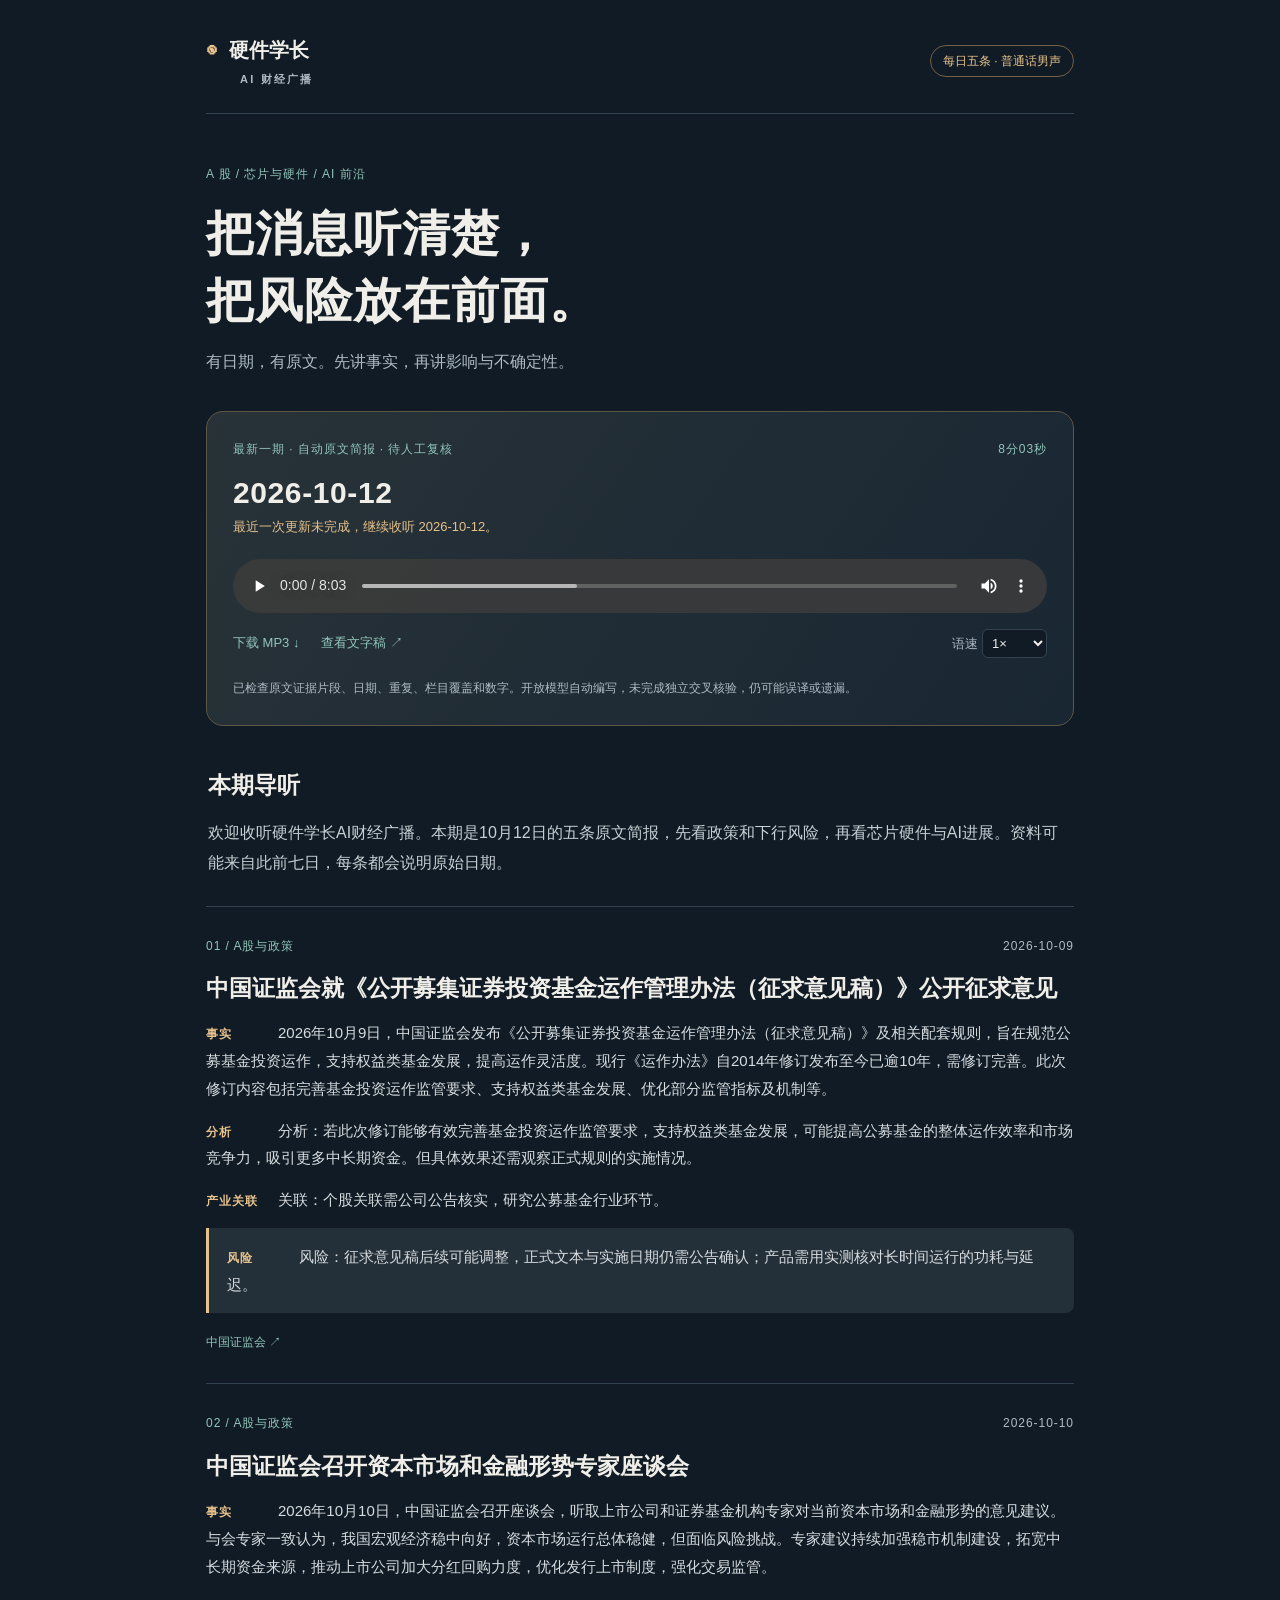
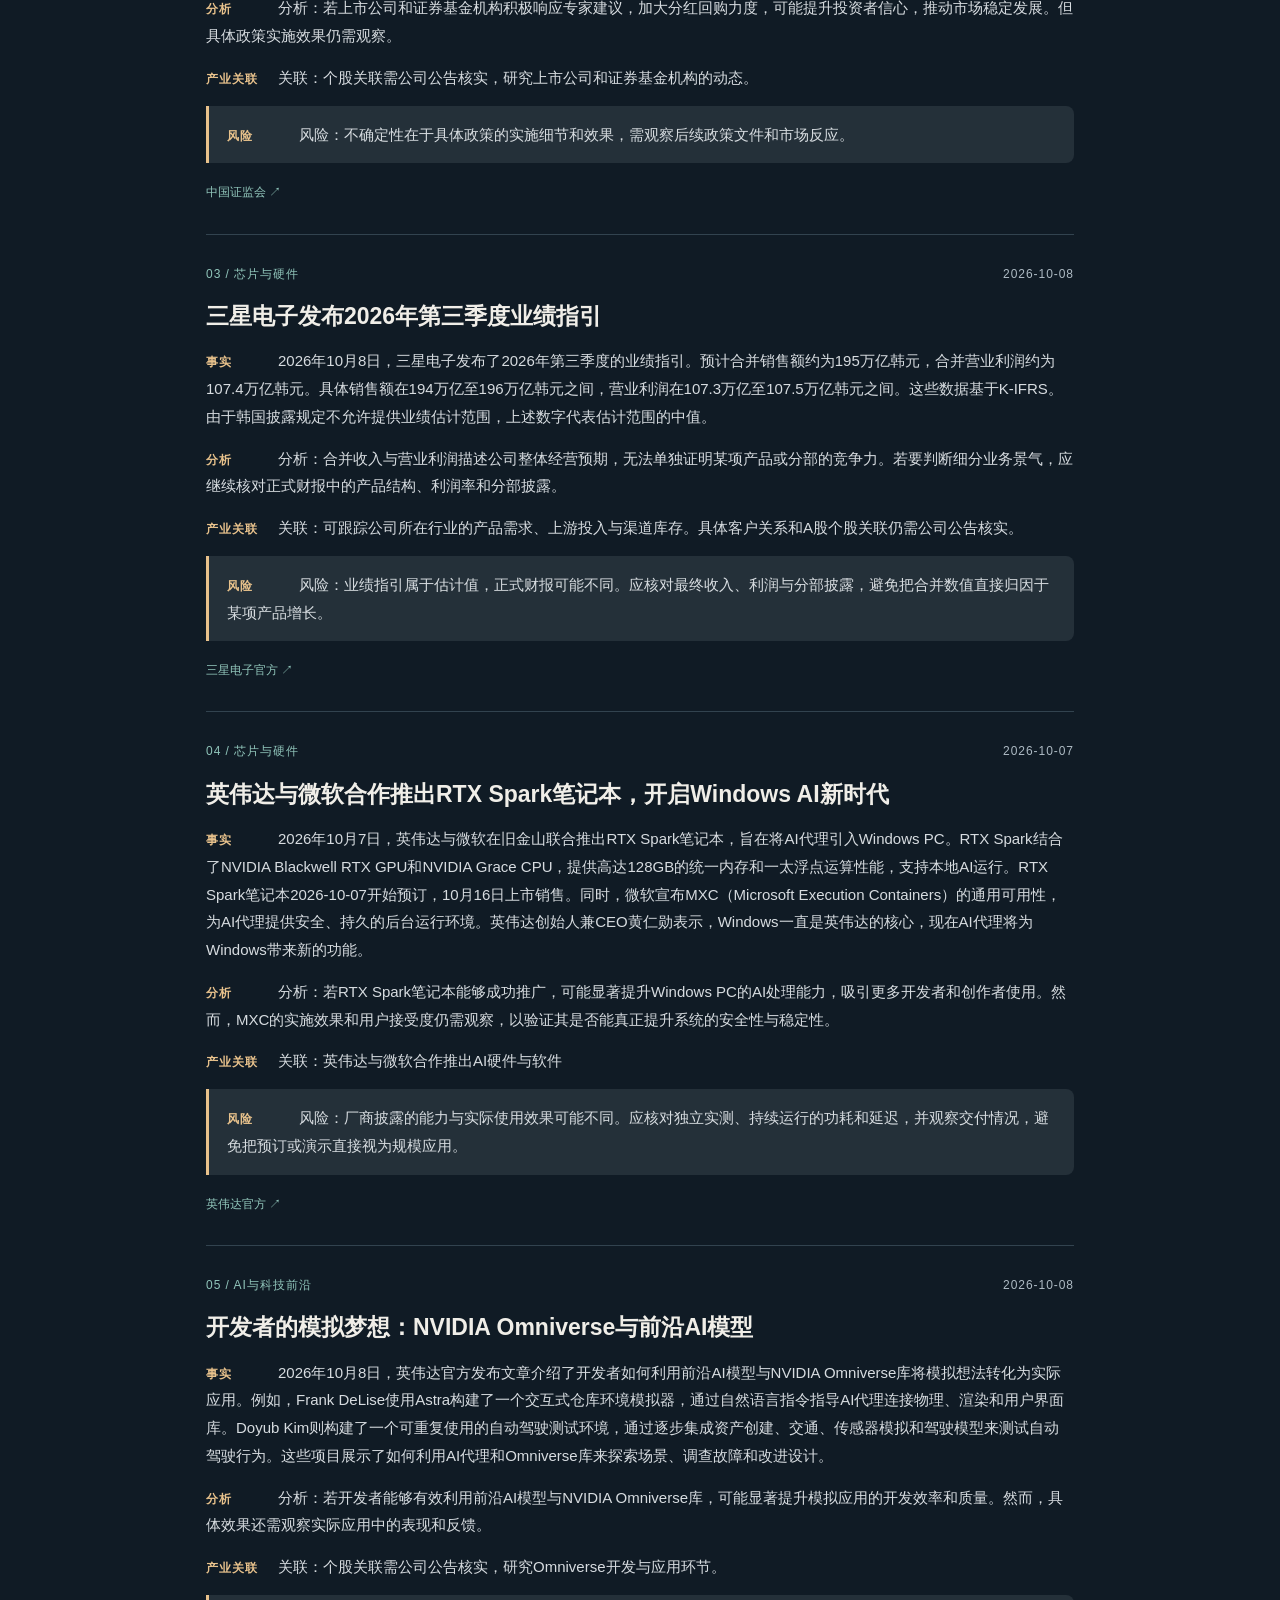
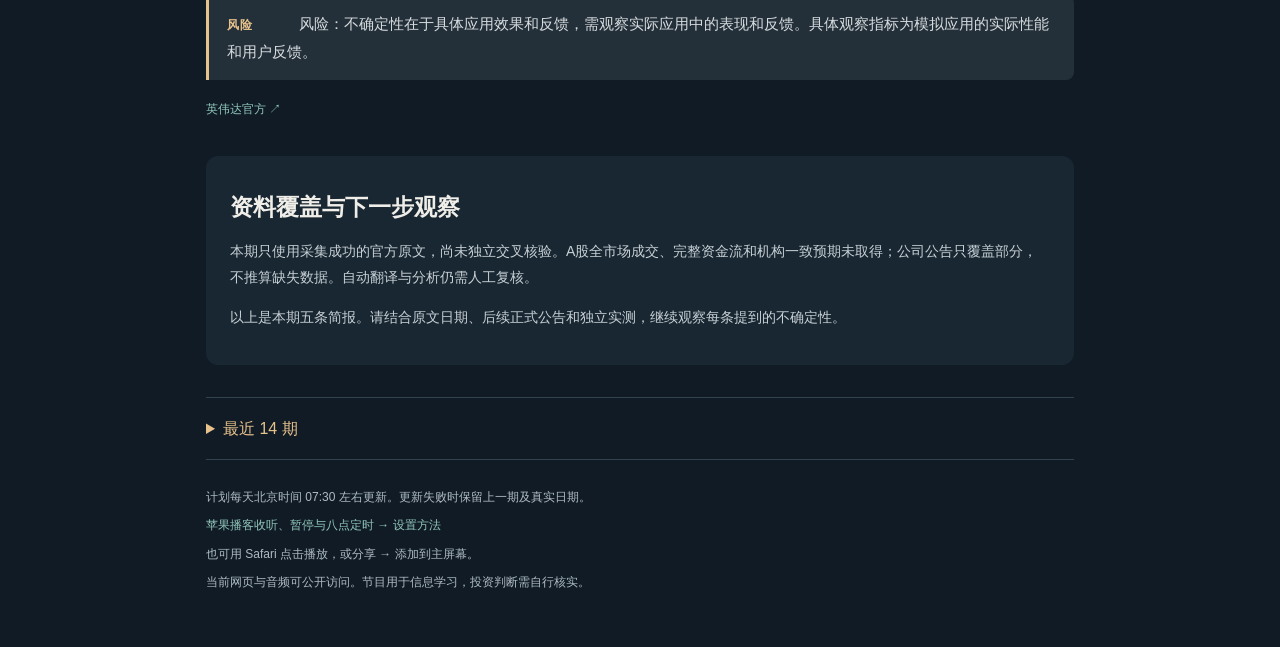
<file: site/editions/2026-10-12-4e68185da0.html>
<!doctype html>
<html lang="zh-CN"><head><base href="../"><meta charset="utf-8"><meta name="viewport" content="width=device-width, initial-scale=1, viewport-fit=cover"><meta name="theme-color" content="#101b25"><meta name="apple-mobile-web-app-capable" content="yes"><title>硬件学长 · AI财经广播</title><link rel="icon" href="icon.svg" type="image/svg+xml"><link rel="manifest" href="manifest.webmanifest"><link rel="stylesheet" href="style.css"></head>
<body><main><header><a class="brand" href="./"><span class="mark">◉</span> 硬件学长<span class="small">AI 财经广播</span></a><span class="pill">每日五条 · 普通话男声</span></header>
<section class="hero"><div class="eyebrow">A 股 / 芯片与硬件 / AI 前沿</div><h1>把消息听清楚，<br>把风险放在前面。</h1><p class="lead">有日期，有原文。先讲事实，再讲影响与不确定性。</p></section>
<section class="player"><div class="eyebrow"><span>最新一期 · 自动原文简报 · 待人工复核</span><span>8分03秒</span></div><h2 id="episode-date">2026-10-12</h2><p id="freshness" role="status">以本期日期为准</p><audio id="radio" controls preload="metadata" playsinline src="audio/2026-10-12-4e68185da0.mp3">浏览器不支持播放，请下载音频。</audio><div class="play-actions"><a href="audio/2026-10-12-4e68185da0.mp3" download>下载 MP3 ↓</a><a href="transcripts/2026-10-12-4e68185da0.md">查看文字稿 ↗</a><label>语速 <select id="speed" aria-label="播放语速"><option value="0.85">0.85×</option><option value="1" selected>1×</option><option value="1.15">1.15×</option><option value="1.3">1.3×</option></select></label></div><p class="quiet">已检查原文证据片段、日期、重复、栏目覆盖和数字。开放模型自动编写，未完成独立交叉核验，仍可能误译或遗漏。</p></section>
<section class="opening"><h2>本期导听</h2><p>欢迎收听硬件学长AI财经广播。本期是10月12日的五条原文简报，先看政策和下行风险，再看芯片硬件与AI进展。资料可能来自此前七日，每条都会说明原始日期。</p></section><div class="stories"><article><div class="eyebrow"><span>01 / A股与政策</span><time>2026-10-09</time></div><h2>中国证监会就《公开募集证券投资基金运作管理办法（征求意见稿）》公开征求意见</h2><p><b>事实</b>2026年10月9日，中国证监会发布《公开募集证券投资基金运作管理办法（征求意见稿）》及相关配套规则，旨在规范公募基金投资运作，支持权益类基金发展，提高运作灵活度。现行《运作办法》自2014年修订发布至今已逾10年，需修订完善。此次修订内容包括完善基金投资运作监管要求、支持权益类基金发展、优化部分监管指标及机制等。</p><p><b>分析</b>分析：若此次修订能够有效完善基金投资运作监管要求，支持权益类基金发展，可能提高公募基金的整体运作效率和市场竞争力，吸引更多中长期资金。但具体效果还需观察正式规则的实施情况。</p><p><b>产业关联</b>关联：个股关联需公司公告核实，研究公募基金行业环节。</p><p><b>风险</b>风险：征求意见稿后续可能调整，正式文本与实施日期仍需公告确认；产品需用实测核对长时间运行的功耗与延迟。</p><div class="sources"><a href="https://www.csrc.gov.cn/csrc/c100028/c7663393/content.shtml" target="_blank" rel="noopener noreferrer">中国证监会 ↗</a></div></article><article><div class="eyebrow"><span>02 / A股与政策</span><time>2026-10-10</time></div><h2>中国证监会召开资本市场和金融形势专家座谈会</h2><p><b>事实</b>2026年10月10日，中国证监会召开座谈会，听取上市公司和证券基金机构专家对当前资本市场和金融形势的意见建议。与会专家一致认为，我国宏观经济稳中向好，资本市场运行总体稳健，但面临风险挑战。专家建议持续加强稳市机制建设，拓宽中长期资金来源，推动上市公司加大分红回购力度，优化发行上市制度，强化交易监管。</p><p><b>分析</b>分析：若上市公司和证券基金机构积极响应专家建议，加大分红回购力度，可能提升投资者信心，推动市场稳定发展。但具体政策实施效果仍需观察。</p><p><b>产业关联</b>关联：个股关联需公司公告核实，研究上市公司和证券基金机构的动态。</p><p><b>风险</b>风险：不确定性在于具体政策的实施细节和效果，需观察后续政策文件和市场反应。</p><div class="sources"><a href="https://www.csrc.gov.cn/csrc/c100028/c7663814/content.shtml" target="_blank" rel="noopener noreferrer">中国证监会 ↗</a></div></article><article><div class="eyebrow"><span>03 / 芯片与硬件</span><time>2026-10-08</time></div><h2>三星电子发布2026年第三季度业绩指引</h2><p><b>事实</b>2026年10月8日，三星电子发布了2026年第三季度的业绩指引。预计合并销售额约为195万亿韩元，合并营业利润约为107.4万亿韩元。具体销售额在194万亿至196万亿韩元之间，营业利润在107.3万亿至107.5万亿韩元之间。这些数据基于K-IFRS。由于韩国披露规定不允许提供业绩估计范围，上述数字代表估计范围的中值。</p><p><b>分析</b>分析：合并收入与营业利润描述公司整体经营预期，无法单独证明某项产品或分部的竞争力。若要判断细分业务景气，应继续核对正式财报中的产品结构、利润率和分部披露。</p><p><b>产业关联</b>关联：可跟踪公司所在行业的产品需求、上游投入与渠道库存。具体客户关系和A股个股关联仍需公司公告核实。</p><p><b>风险</b>风险：业绩指引属于估计值，正式财报可能不同。应核对最终收入、利润与分部披露，避免把合并数值直接归因于某项产品增长。</p><div class="sources"><a href="https://news.samsung.com/global/samsung-electronics-announces-earnings-guidance-for-third-quarter-2026" target="_blank" rel="noopener noreferrer">三星电子官方 ↗</a></div></article><article><div class="eyebrow"><span>04 / 芯片与硬件</span><time>2026-10-07</time></div><h2>英伟达与微软合作推出RTX Spark笔记本，开启Windows AI新时代</h2><p><b>事实</b>2026年10月7日，英伟达与微软在旧金山联合推出RTX Spark笔记本，旨在将AI代理引入Windows PC。RTX Spark结合了NVIDIA Blackwell RTX GPU和NVIDIA Grace CPU，提供高达128GB的统一内存和一太浮点运算性能，支持本地AI运行。RTX Spark笔记本2026-10-07开始预订，10月16日上市销售。同时，微软宣布MXC（Microsoft Execution Containers）的通用可用性，为AI代理提供安全、持久的后台运行环境。英伟达创始人兼CEO黄仁勋表示，Windows一直是英伟达的核心，现在AI代理将为Windows带来新的功能。</p><p><b>分析</b>分析：若RTX Spark笔记本能够成功推广，可能显著提升Windows PC的AI处理能力，吸引更多开发者和创作者使用。然而，MXC的实施效果和用户接受度仍需观察，以验证其是否能真正提升系统的安全性与稳定性。</p><p><b>产业关联</b>关联：英伟达与微软合作推出AI硬件与软件</p><p><b>风险</b>风险：厂商披露的能力与实际使用效果可能不同。应核对独立实测、持续运行的功耗和延迟，并观察交付情况，避免把预订或演示直接视为规模应用。</p><div class="sources"><a href="https://blogs.nvidia.com/blog/local-ai-rtx-spark-microsoft-windows-event/" target="_blank" rel="noopener noreferrer">英伟达官方 ↗</a></div></article><article><div class="eyebrow"><span>05 / AI与科技前沿</span><time>2026-10-08</time></div><h2>开发者的模拟梦想：NVIDIA Omniverse与前沿AI模型</h2><p><b>事实</b>2026年10月8日，英伟达官方发布文章介绍了开发者如何利用前沿AI模型与NVIDIA Omniverse库将模拟想法转化为实际应用。例如，Frank DeLise使用Astra构建了一个交互式仓库环境模拟器，通过自然语言指令指导AI代理连接物理、渲染和用户界面库。Doyub Kim则构建了一个可重复使用的自动驾驶测试环境，通过逐步集成资产创建、交通、传感器模拟和驾驶模型来测试自动驾驶行为。这些项目展示了如何利用AI代理和Omniverse库来探索场景、调查故障和改进设计。</p><p><b>分析</b>分析：若开发者能够有效利用前沿AI模型与NVIDIA Omniverse库，可能显著提升模拟应用的开发效率和质量。然而，具体效果还需观察实际应用中的表现和反馈。</p><p><b>产业关联</b>关联：个股关联需公司公告核实，研究Omniverse开发与应用环节。</p><p><b>风险</b>风险：不确定性在于具体应用效果和反馈，需观察实际应用中的表现和反馈。具体观察指标为模拟应用的实际性能和用户反馈。</p><div class="sources"><a href="https://blogs.nvidia.com/blog/developers-simulations-frontier-ai-agents/" target="_blank" rel="noopener noreferrer">英伟达官方 ↗</a></div></article></div>
<section class="coverage"><h2>资料覆盖与下一步观察</h2><p>本期只使用采集成功的官方原文，尚未独立交叉核验。A股全市场成交、完整资金流和机构一致预期未取得；公司公告只覆盖部分，不推算缺失数据。自动翻译与分析仍需人工复核。</p><p>以上是本期五条简报。请结合原文日期、后续正式公告和独立实测，继续观察每条提到的不确定性。</p></section>
<details class="archive"><summary>最近 14 期</summary><ul><li><a href="editions/2026-10-12-4e68185da0.html">2026-10-12 · 自动原文简报 · 待人工复核</a></li><li><a href="editions/2026-10-11-529abd3c64.html">2026-10-11 · 首期 · 周末观察</a></li></ul></details>
<footer><p>计划每天北京时间 07:30 左右更新。更新失败时保留上一期及真实日期。</p><p><a href="shortcuts.html">苹果播客收听、暂停与八点定时 → 设置方法</a></p><p>也可用 Safari 点击播放，或分享 → 添加到主屏幕。</p><p>当前网页与音频可公开访问。节目用于信息学习，投资判断需自行核实。</p></footer></main><script src="player.js"></script></body></html>
</file>
<file: site/style.css>
:root{color-scheme:dark;--bg:#101b25;--panel:#192733;--ink:#f0eee8;--muted:#aebbc4;--accent:#e8c28c;--line:#32434f;--mint:#91c6bb}*{box-sizing:border-box}body{margin:0;background:var(--bg);color:var(--ink);font-family:-apple-system,BlinkMacSystemFont,"Segoe UI","Microsoft YaHei",sans-serif;line-height:1.85}main{max-width:920px;margin:auto;padding:32px 26px 48px}header{display:flex;align-items:center;justify-content:space-between;gap:18px;padding-bottom:24px;border-bottom:1px solid var(--line)}a{color:var(--mint);text-decoration:none}a:hover{text-decoration:underline}.brand{color:var(--ink);font-size:20px;font-weight:700;white-space:nowrap}.mark{color:var(--accent);padding-right:7px}.small{display:block;font-size:11px;letter-spacing:.2em;color:var(--muted);padding-left:34px}.pill{font-size:12px;color:var(--accent);border:1px solid #756143;border-radius:20px;padding:4px 12px;white-space:nowrap}.hero{padding:49px 0 34px}.eyebrow{color:var(--mint);font-size:12px;letter-spacing:.08em;display:flex;justify-content:space-between;gap:10px}h1{font-size:clamp(32px,5.3vw,48px);line-height:1.4;letter-spacing:.02em;margin:14px 0 13px}h2{font-size:23px;line-height:1.5;margin:14px 0}.lead{color:var(--muted);margin:0}.player{border:1px solid #5f5745;border-radius:17px;background:linear-gradient(125deg,#283238,var(--panel));padding:26px}.player h2{font-size:30px;letter-spacing:.02em;margin:10px 0 0}#freshness{font-size:13px;color:var(--accent);margin:0 0 20px}.player audio{display:block;width:100%;margin-bottom:16px}.play-actions{display:flex;align-items:center;gap:22px;flex-wrap:wrap;font-size:13px}.play-actions label{margin-left:auto;color:var(--muted)}select{font:inherit;color:var(--ink);background:var(--bg);border:1px solid var(--line);padding:5px;border-radius:6px}.quiet{font-size:12px;color:var(--muted);margin:19px 0 0}.opening{padding:28px 2px 12px}.opening p,.coverage p{color:#c7d0d5}article{padding:28px 0 30px;border-top:1px solid var(--line)}article .eyebrow time{color:var(--muted);white-space:nowrap}article p{font-size:15px;color:#d7dce0;margin:14px 0}article p b{display:inline-block;min-width:72px;color:var(--accent);font-size:12px;letter-spacing:.09em;padding-right:12px}article p:last-of-type{padding:15px 18px;background:#243039;border-left:3px solid var(--accent);border-radius:0 8px 8px 0}.sources{display:flex;gap:10px 24px;flex-wrap:wrap;font-size:12px;margin-top:18px}.coverage{padding:20px 24px;background:var(--panel);border-radius:12px;margin-top:6px;font-size:14px}.archive{border-block:1px solid var(--line);margin-top:32px;padding:16px 0}summary{cursor:pointer;color:var(--accent)}.archive li{padding:5px}footer{font-size:12px;color:var(--muted);padding-top:20px}footer p{margin:6px 0}@media(max-width:550px){main{padding:22px 18px 30px}header{align-items:flex-start;gap:10px}.brand{font-size:18px}.pill{font-size:10px;padding:4px 8px}.hero{padding:32px 0 26px}.player{padding:20px 17px}.player h2{font-size:27px}.eyebrow{font-size:11px}h2{font-size:21px}article p{font-size:15px;line-height:1.9}.play-actions{gap:14px}.coverage{padding:17px}}
</file>
